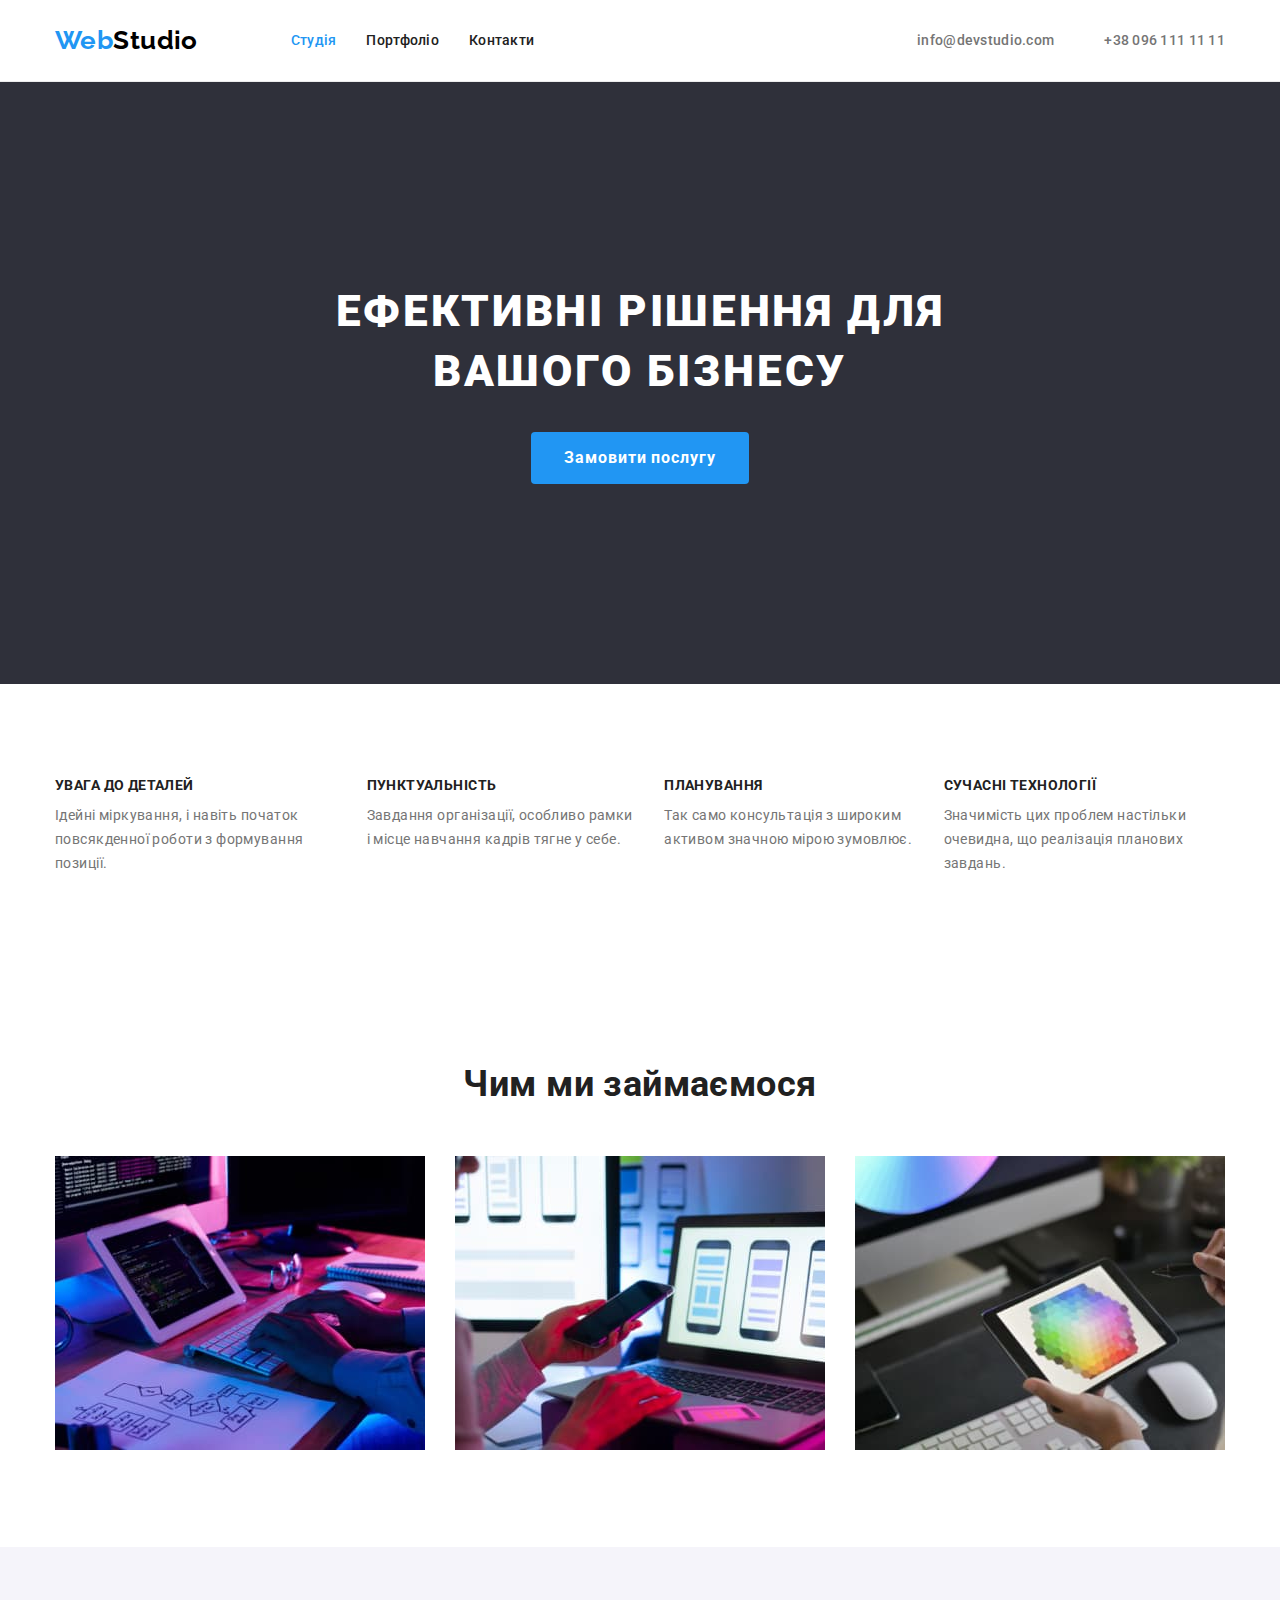
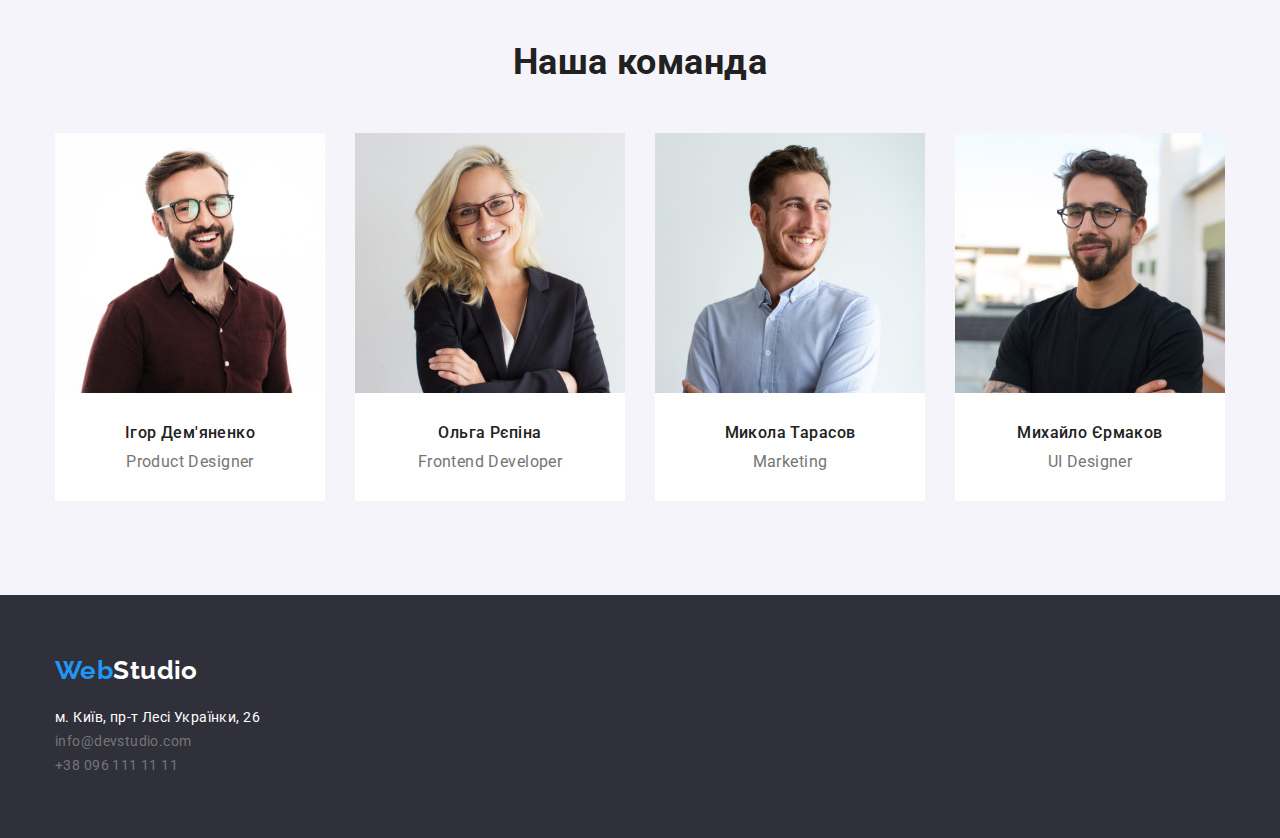
<file: index.html>
<!DOCTYPE html>
<html lang="uk">
  <head>
    <meta charset="UTF-8" />
    <meta http-equiv="X-UA-Compatible" content="IE=edge" />
    <meta name="viewport" content="width=device-width, initial-scale=1.0" />
    <title>Студія</title>
    <link
      rel="stylesheet"
      href="https://cdnjs.cloudflare.com/ajax/libs/modern-normalize/1.1.0/modern-normalize.min.css"
    />
    <link
      href="https://fonts.googleapis.com/css2?family=Raleway:wght@700&family=Roboto:wght@400;500;700;900&display=swap"
      rel="stylesheet"
    />
    <link rel="stylesheet" href="./css/styles.css" />
  </head>
  <body>
    <header class="header">
      <div class="container header-container">
        <nav class="header-nav">
          <a href="./index.html" class="logo link"
            ><span class="part-logo">Web</span><span class="header-logo">Studio</span></a
          >
          <ul class="nav-list list">
            <li class="item"><a href="./index.html" class="nav-link link current">Студія</a></li>
            <li class="item"><a href="./portfolio.html" class="nav-link link">Портфоліо</a></li>
            <li class="item"><a href="" class="nav-link link">Контакти</a></li>
          </ul>
        </nav>
        <ul class="contact-list list">
          <li class="header-contact">
            <a href="mailto:info@devstudio.com" class="contact-link link">info@devstudio.com</a>
          </li>
          <li class="header-contact">
            <a href="tel:+380961111111" class="contact-link link">+38 096 111 11 11</a>
          </li>
        </ul>
      </div>
    </header>
    <main class="main">
      <section class="hero">
        <h1 class="hero-title">
          Ефективні рішення для <br />
          вашого бізнесу
        </h1>
        <button type="button" class="hero-button">Замовити послугу</button>
      </section>
      <section class="benefits section">
        <!--Сенсовий заголовок <h2 class="benefits-title">Наші переваги</h2>Сенсовий заголовок-->
        <div class="container">
          <ul class="benefits-list list">
            <li class="item">
              <h3 class="benefits-list-title">Увага до деталей</h3>
              <p class="benefits-list-text">
                Ідейні міркування, і навіть початок повсякденної роботи з формування позиції.
              </p>
            </li>
            <li class="item">
              <h3 class="benefits-list-title">Пунктуальність</h3>
              <p class="benefits-list-text">
                Завдання організації, особливо рамки і місце навчання кадрів тягне у себе.
              </p>
            </li>
            <li class="item">
              <h3 class="benefits-list-title">Планування</h3>
              <p class="benefits-list-text">
                Так само консультація з широким активом значною мірою зумовлює.
              </p>
            </li>
            <li class="item">
              <h3 class="benefits-list-title">Сучасні технології</h3>
              <p class="benefits-list-text">
                Значимість цих проблем настільки очевидна, що реалізація планових завдань.
              </p>
            </li>
          </ul>
        </div>
      </section>
      <section class="services section">
        <div class="container">
          <h2 class="services-title title">Чим ми займаємося</h2>
          <ul class="services-list list">
            <li class="item">
              <img src="./images/img1.jpg" alt="Розробка вебсайтів" width="370" height="294" />
            </li>
            <li class="item">
              <img
                src="./images/img2.jpg"
                alt="Створення мобільних додатків"
                width="370"
                height="294"
              />
            </li>
            <li class="item">
              <img src="./images/img3.jpg" alt="Веб-дизайн" width="370" height="294" />
            </li>
          </ul>
        </div>
      </section>
      <section class="team section">
        <div class="container">
          <h2 class="team-title title">Наша команда</h2>
          <ul class="team-list list">
            <li class="item">
              <div class="card">
                <img
                  src="./images/img4.jpg"
                  alt="Член команди"
                  width="270"
                  height="260"
                  class="team-member"
                />
                <h3 class="team-list-title">Ігор Дем'яненко</h3>
                <p lang="en" class="team-list-text">Product Designer</p>
              </div>
            </li>
            <li class="item">
              <img
                src="./images/img5.jpg"
                alt="Член команди"
                width="270"
                height="260"
                class="team-member"
              />
              <h3 class="team-list-title">Ольга Рєпіна</h3>
              <p lang="en" class="team-list-text">Frontend Developer</p>
            </li>
            <li class="item">
              <img
                src="./images/img6.jpg"
                alt="Член команди"
                width="270"
                height="260"
                class="team-member"
              />
              <h3 class="team-list-title">Микола Тарасов</h3>
              <p lang="en" class="team-list-text">Marketing</p>
            </li>
            <li class="item">
              <img
                src="./images/img7.jpg"
                alt="Член команди"
                width="270"
                height="260"
                class="team-member"
              />
              <h3 class="team-list-title">Михайло Єрмаков</h3>
              <p lang="en" class="team-list-text">UI Designer</p>
            </li>
          </ul>
        </div>
      </section>
    </main>
    <footer class="footer">
      <div class="container">
        <a href="./index.html" class="logo link"
          ><span class="part-logo">Web</span><span class="footer-logo">Studio</span></a
        >
        <address class="address">
          <span class="address-text">м. Київ, пр-т Лесі Українки, 26</span><br />
          <a href="mailto:info@devstudio.com" class="footer-contact link">info@devstudio.com</a
          ><br />
          <a href="tel:+380961111111" class="footer-contact link">+38 096 111 11 11</a>
        </address>
      </div>
    </footer>
  </body>
</html>
</file>
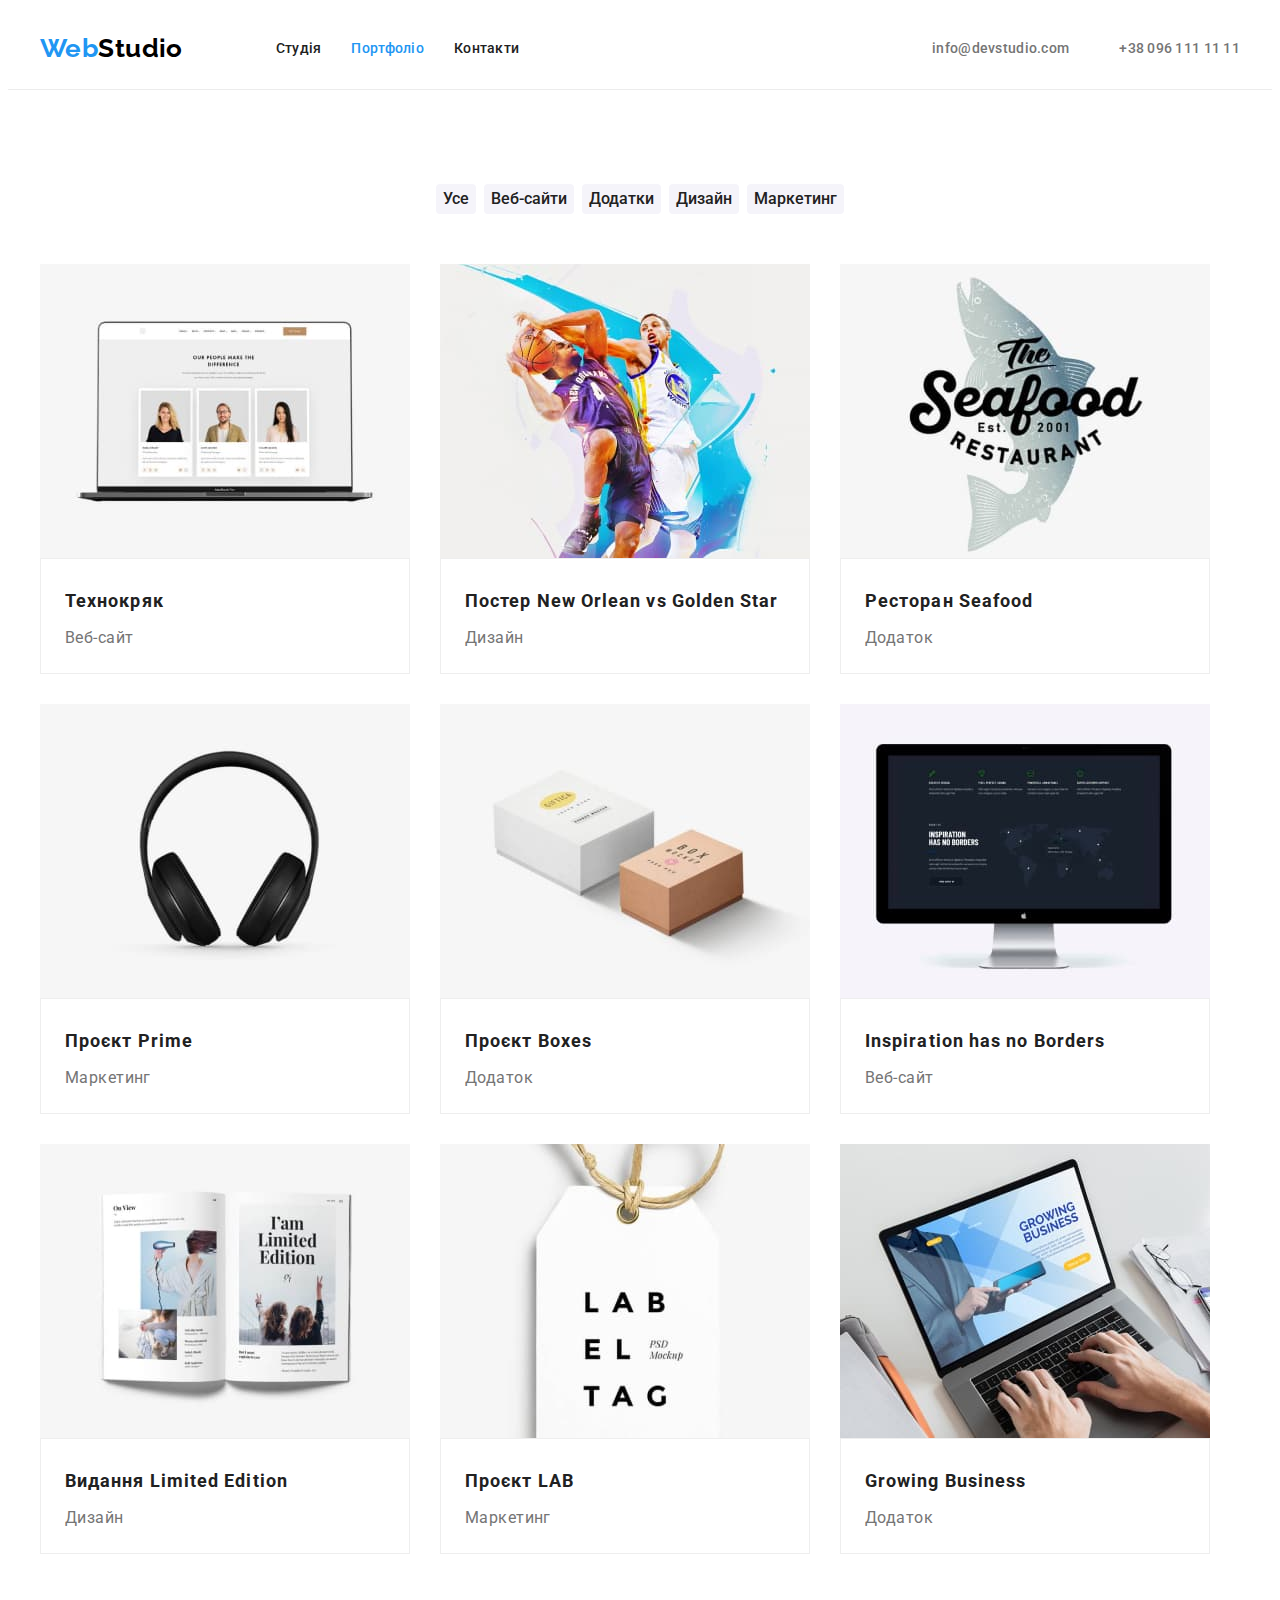
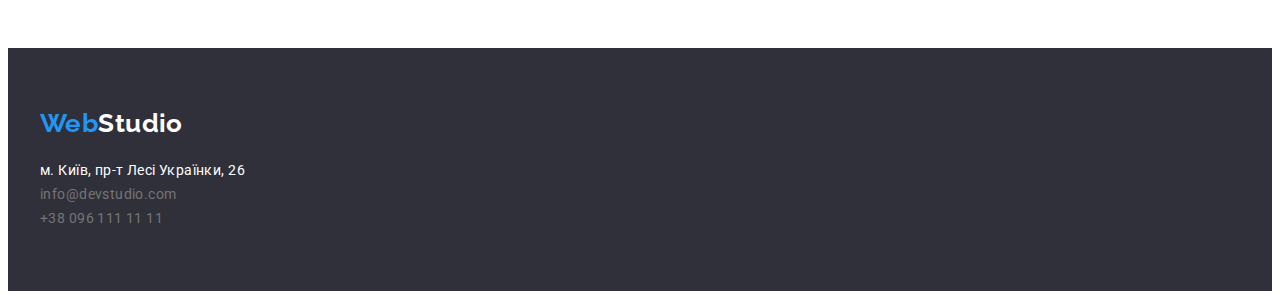
<file: portfolio.html>
<!DOCTYPE html>
<html lang="en">
  <head>
    <meta charset="UTF-8" />
    <meta http-equiv="X-UA-Compatible" content="IE=edge" />
    <meta name="viewport" content="width=device-width, initial-scale=1.0" />
    <title>Портфоліо</title>
    <link
      href="https://fonts.googleapis.com/css2?family=Raleway:wght@700&family=Roboto:wght@400;500;700;900&display=swap"
      rel="stylesheet"
    />
    <link rel="stylesheet" href="./css/styles.css" />
  </head>
  <body>
    <header class="header">
      <div class="container header-container">
        <nav class="header-nav">
          <a href="./index.html" class="logo link"
            ><span class="part-logo">Web</span><span class="header-logo">Studio</span></a
          >
          <ul class="nav-list list">
            <li class="item"><a href="./index.html" class="nav-link link">Студія</a></li>
            <li class="item">
              <a href="./portfolio.html" class="nav-link link current">Портфоліо</a>
            </li>
            <li class="item"><a href="" class="nav-link link">Контакти</a></li>
          </ul>
        </nav>
        <ul class="contact-list list">
          <li class="header-contact">
            <a href="mailto:info@devstudio.com" class="contact-link link">info@devstudio.com</a>
          </li>
          <li class="header-contact">
            <a href="tel:+380961111111" class="contact-link link">+38 096 111 11 11</a>
          </li>
        </ul>
      </div>
    </header>
    <main>
      <section class="projects section">
        <!--<h1 class="projects-title">Наші проєкти</h1> Сенсовий заголовок-->
        <div class="container">
          <ul class="filter-list list">
            <li class="item"><button type="button" class="filter-button">Усе</button></li>
            <li class="item"><button type="button" class="filter-button">Веб-сайти</button></li>
            <li class="item"><button type="button" class="filter-button">Додатки</button></li>
            <li class="item"><button type="button" class="filter-button">Дизайн</button></li>
            <li class="item"><button type="button" class="filter-button">Маркетинг</button></li>
          </ul>
          <ul class="projects-list list">
            <li class="item">
              <div class="card">
                <img
                  src="./images/img8.jpg"
                  alt="Веб-сайт"
                  width="370"
                  height="294"
                  class="project-image"
                />
                <div class="frame">
                  <h2 class="project-title">Технокряк</h2>
                  <p class="project-text">Веб-сайт</p>
                </div>
              </div>
            </li>
            <li class="item">
              <div class="card">
                <img
                  src="./images/img9.jpg"
                  alt="Дизайн"
                  width="370"
                  height="294"
                  class="project-image"
                />
                <div class="frame">
                  <h2 class="project-title">
                    Постер <span lang="en">New Orlean vs Golden Star</span>
                  </h2>
                  <p class="project-text">Дизайн</p>
                </div>
              </div>
            </li>
            <li class="item">
              <div class="card">
                <img
                  src="./images/img10.jpg"
                  alt="Додаток"
                  width="370"
                  height="294"
                  class="project-image"
                />
                <div class="frame">
                  <h2 class="project-title">Ресторан <span lang="en">Seafood</span></h2>
                  <p class="project-text">Додаток</p>
                </div>
              </div>
            </li>
            <li class="item">
              <div class="card">
                <img
                  src="./images/img11.jpg"
                  alt="Маркетинг"
                  width="370"
                  height="294"
                  class="project-image"
                />
                <div class="frame">
                  <h2 class="project-title">Проєкт <span lang="en">Prime</span></h2>
                  <p class="project-text">Маркетинг</p>
                </div>
              </div>
            </li>
            <li class="item">
              <div class="card">
                <img
                  src="./images/img12.jpg"
                  alt="Додаток"
                  width="370"
                  height="294"
                  class="project-image"
                />
                <div class="frame">
                  <h2 class="project-title">Проєкт <span lang="en">Boxes</span></h2>
                  <p class="project-text">Додаток</p>
                </div>
              </div>
            </li>
            <li class="item">
              <div class="card">
                <img
                  src="./images/img13.jpg"
                  alt="Веб-сайт"
                  width="370"
                  height="294"
                  class="project-image"
                />
                <div class="frame">
                  <h2 class="project-title" lang="en">Inspiration has no Borders</h2>
                  <p class="project-text">Веб-сайт</p>
                </div>
              </div>
            </li>
            <li class="item">
              <div class="card">
                <img
                  src="./images/img14.jpg"
                  alt="Дизайн"
                  width="370"
                  height="294"
                  class="project-image"
                />
                <div class="frame">
                  <h2 class="project-title">Видання <span lang="en">Limited Edition</span></h2>
                  <p class="project-text">Дизайн</p>
                </div>
              </div>
            </li>
            <li class="item">
              <div class="card">
                <img
                  src="./images/img15.jpg"
                  alt="Маркетинг"
                  width="370"
                  height="294"
                  class="project-image"
                />
                <div class="frame">
                  <h2 class="project-title">Проєкт <span lang="en">LAB</span></h2>
                  <p class="project-text">Маркетинг</p>
                </div>
              </div>
            </li>
            <li class="item">
              <div class="card">
                <img
                  src="./images/img16.jpg"
                  alt="Додаток"
                  width="370"
                  height="294"
                  class="project-image"
                />
                <div class="frame">
                  <h2 class="project-title" lang="en">Growing Business</h2>
                  <p class="project-text">Додаток</p>
                </div>
              </div>
            </li>
          </ul>
        </div>
      </section>
    </main>
    <footer class="footer">
      <div class="container">
        <a href="./index.html" class="logo link"
          ><span class="part-logo">Web</span><span class="footer-logo">Studio</span></a
        >
        <address class="address">
          <span class="address-text">м. Київ, пр-т Лесі Українки, 26</span><br />
          <a href="mailto:info@devstudio.com" class="footer-contact link">info@devstudio.com</a
          ><br />
          <a href="tel:+380961111111" class="footer-contact link">+38 096 111 11 11</a>
        </address>
      </div>
    </footer>
  </body>
</html>
</file>
<file: css/styles.css>
/*colors*/
:root {
  --primary-text-color: #757575;
  --title-text-color: #212121;
  --acent-color: #2196f3;
  --primary-white-color: #ffffff;
  --contact-footer-color: rgba(255, 255, 255, 0, 6);
  --background-button-color: #f5f4fa;
  --background-dark-color: #2f303a;
  --background-color-section-team: #f5f4fa;
}
/*body*/
body {
  background-color: var(--primary-white-color);
  color: var(--primary-text-color);
  font-family: 'Roboto', sans-serif;
  letter-spacing: 0.03em;
  font-size: 14px;
}
h1,
h2,
h3,
h4,
h5,
h6,
ul,
p {
  margin: 0;
  padding: 0;
}
.container {
  width: 1200px;
  margin-right: auto;
  margin-left: auto;
  padding-left: 15px;
  padding-right: 15px;
}
/*list-style and text-decoration*/
.list {
  list-style: none;
}
.link {
  text-decoration: none;
}
/*header*/
.header-container {
  display: flex;
  align-items: center;
  justify-content: space-between;
}
/*logo*/
.logo {
  font-family: 'Raleway', sans-serif;
  font-family: 'Raleway';
  font-weight: 700;
  font-size: 26px;
  line-height: 1.19;

  margin-right: 93px;
}
.part-logo {
  color: var(--acent-color);
}
.header-logo {
  color: #000000;
}
.footer-logo {
  color: var(--primary-white-color);
}
/*navigation*/
.header-nav {
  display: flex;
  align-items: center;
}
.header {
  border-bottom: 1px solid #ececec;
}
.nav-list .item {
  margin-right: 30px;
  margin-top: 32px;
  margin-bottom: 32px;
}
.nav-list .item:last-child {
  margin-right: 0;
}
.nav-list {
  display: flex;
}
.nav-link {
  color: var(--title-text-color);
  font-weight: 500;
  line-height: 1.14;
  letter-spacing: 0.02em;
}
.nav-link:hover,
.nav-link:focus {
  color: var(--acent-color);
}
.current {
  color: var(--acent-color);
}
/*contact */
.contact-list {
  display: flex;
}
.header-contact {
  margin-right: 50px;
}
.header-contact:last-child {
  margin-right: 0;
}
.contact-link {
  color: var(--primary-text-color);
  font-weight: 500;
  line-height: 1.14;
  letter-spacing: 0.02em;
}
.contact-link:hover,
.contact-link:focus {
  color: var(--acent-color);
}
/*hero*/
.hero-title {
  color: var(--primary-white-color);
  font-weight: 900;
  font-size: 44px;
  line-height: 1.36;
  letter-spacing: 0.06em;
  text-transform: uppercase;
  margin-bottom: 30px;
}
.hero {
  background-color: var(--background-dark-color);
  text-align: center;
  padding-bottom: 200px;
  padding-top: 200px;
}
.hero-button {
  border: 1px solid transparent;
  padding: 10px 32px;
  border-radius: 4px;
  color: var(--primary-white-color);
  background-color: var(--acent-color);
  font-weight: 700;
  font-size: 16px;
  line-height: 1.88;
  letter-spacing: 0.06em;
}
/*section*/
.section {
  padding-top: 94px;
  padding-bottom: 94px;
}
/*benefits*/
.benefits-list {
  display: flex;
}
.benefits-list > .item {
  margin-right: 30px;
}
.benefits-list > .item:last-child {
  margin-right: 0;
}
.benefits-list-title {
  color: var(--title-text-color);
  font-size: 14px;
  font-weight: 700;
  line-height: 1.14;
  text-transform: uppercase;
  margin-bottom: 10px;
}
.benefits-list-text {
  line-height: 1.71;
}
/*services and team*/
.services-list {
  display: flex;
}
.services-list > .item {
  margin-right: 30px;
}
.services-list > .item:last-child {
  margin-right: 0;
}
.title {
  margin-bottom: 50px;
  color: var(--title-text-color);
  font-weight: 700;
  font-size: 36px;
  line-height: 1.17;
  text-align: center;
}
.team.section {
  background-color: var(--background-color-section-team);
}
.team-list {
  display: flex;
  text-align: center;
}
.team-list-title {
  color: var(--title-text-color);
  font-weight: 500;
  font-size: 16px;
  line-height: 1.19;
  margin-bottom: 10px;
}
.team-list-text {
  font-size: 16px;
  line-height: 1.19;
  padding-bottom: 30px;
}
.team-member {
  display: block;
  margin-bottom: 30px;
}
.team-list > .item {
  margin-right: 30px;
  background-color: var(--primary-white-color);
}

.team-list > .item:last-child {
  margin-right: 0;
}
/*footer*/
.footer {
  padding-top: 60px;
  padding-bottom: 60px;
}
.address {
  margin-top: 20px;
}
.address-text {
  color: var(--primary-white-color);
  line-height: 1.71;
  font-style: normal;
}
.footer-contact {
  color: var(--contact-down-color);
  line-height: 1.71;
  font-style: normal;
}
.footer {
  background-color: var(--background-dark-color);
}
/*Портфоліо*/
.filter-button {
  font-family: inherit;
  color: var(--title-text-color);
  background-color: var(--background-button-color);
  font-weight: 500;
  font-size: 16px;
  line-height: 1.63;
  border-radius: 4px;
  border: 1px solid transparent;
}
.filter-list {
  display: flex;
  justify-content: center;
}
.filter-list .item {
  margin-right: 8px;
  margin-bottom: 50px;
}

.filter-list .item:last-child {
  margin-right: 0;
}
.filter-button:hover,
.filter-button:focus {
  color: var(--primary-white-color);
  background-color: var(--acent-color);
}
.projects-list {
  display: flex;
  flex-wrap: wrap;
}
.projects-list .item {
  margin-right: 30px;
  margin-bottom: 30px;
  background-color: #ffffff;
}
.projects-list .item:nth-child(3n) {
  margin-right: 0;
}
.projects-list .item:nth-child(n + 7) {
  margin-bottom: 0;
}
.frame {
  border: solid 1px #eeeeee;
}
.project-image {
  display: block;
}
.project-title {
  color: var(--title-text-color);
  font-weight: 700;
  font-size: 18px;
  line-height: 2;
  letter-spacing: 0.06em;
  margin-bottom: 4px;
  margin-left: 24px;
  padding-top: 24px;
}
.project-text {
  font-size: 16px;
  line-height: 1.88;
  padding-bottom: 20px;
  margin-left: 24px;
}
</file>
